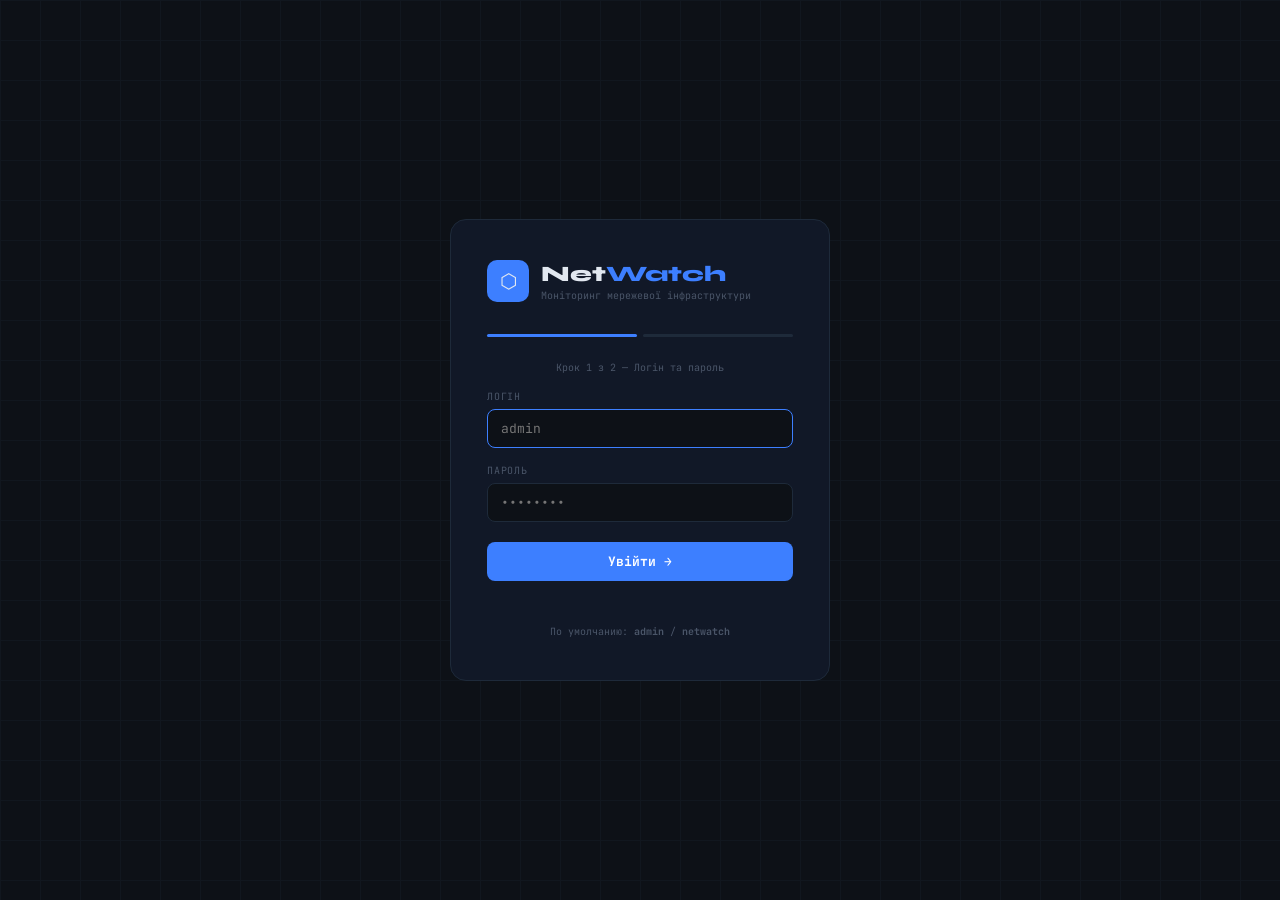
<file: templates/login.html>
<!DOCTYPE html>
<html lang="ru">
<head>
<meta charset="UTF-8">
<meta name="viewport" content="width=device-width,initial-scale=1.0">
<title>NetWatch — Вхід</title>
<link href="https://fonts.googleapis.com/css2?family=JetBrains+Mono:wght@400;600;700&family=Syne:wght@400;700;800&display=swap" rel="stylesheet">
<style>
  :root{--bg:#0d1117;--sf:#111827;--bd:#1e2a3a;--text:#e2e8f0;--muted:#4a5568;
        --acc:#3d7fff;--red:#ff3d57;--green:#00e676;--yel:#ffb300;}
  *{margin:0;padding:0;box-sizing:border-box;}
  body{background:var(--bg);color:var(--text);font-family:'JetBrains Mono',monospace;
       min-height:100vh;display:flex;align-items:center;justify-content:center;}
  body::before{content:'';position:fixed;inset:0;pointer-events:none;
    background-image:linear-gradient(var(--bd) 1px,transparent 1px),
                     linear-gradient(90deg,var(--bd) 1px,transparent 1px);
    background-size:40px 40px;opacity:.27;}
  .card{position:relative;z-index:1;background:var(--sf);border:1px solid var(--bd);
        border-radius:16px;padding:40px 36px;width:100%;max-width:380px;
        transition:all .3s;}
  .logo{display:flex;align-items:center;gap:12px;margin-bottom:32px;}
  .logo-icon{width:42px;height:42px;background:var(--acc);border-radius:10px;
             display:flex;align-items:center;justify-content:center;font-size:20px;}
  h1{font-family:'Syne',sans-serif;font-size:22px;font-weight:800;}
  h1 span{color:var(--acc);}
  .sub{font-size:10px;color:var(--muted);margin-top:2px;}

  /* Step indicator */
  .steps{display:flex;gap:6px;margin-bottom:24px;}
  .step{flex:1;height:3px;border-radius:2px;background:var(--bd);transition:background .3s;}
  .step.active{background:var(--acc);}
  .step.done{background:var(--green);}
  .step-label{font-size:10px;color:var(--muted);text-align:center;margin-bottom:16px;}

  .fg{display:flex;flex-direction:column;gap:6px;margin-bottom:16px;}
  label{font-size:10px;color:var(--muted);text-transform:uppercase;letter-spacing:.8px;}
  input{background:var(--bg);border:1px solid var(--bd);color:var(--text);
        padding:10px 13px;border-radius:8px;font-family:inherit;font-size:13px;
        outline:none;transition:border-color .18s;width:100%;}
  input:focus{border-color:var(--acc);}
  input.totp-inp{font-size:22px;letter-spacing:6px;text-align:center;
                 font-weight:700;padding:12px;}

  .btn{width:100%;padding:11px;border-radius:8px;border:none;cursor:pointer;
       font-family:inherit;font-size:13px;font-weight:700;background:var(--acc);
       color:#fff;transition:all .18s;margin-top:4px;}
  .btn:hover{background:#5590ff;transform:translateY(-1px);}
  .btn:disabled{opacity:.5;cursor:not-allowed;transform:none;}
  .btn-ghost{background:none;border:1px solid var(--bd);color:var(--muted);
             font-size:11px;padding:8px;margin-top:8px;}
  .btn-ghost:hover{border-color:var(--acc);color:var(--acc);transform:none;}

  .err{color:var(--red);font-size:11px;margin-top:10px;min-height:16px;text-align:center;}
  .hint{font-size:10px;color:var(--muted);text-align:center;margin-top:16px;line-height:1.7;}

  /* 2FA panel */
  #step2{display:none;}
  .totp-icon{text-align:center;font-size:36px;margin-bottom:12px;}
  .totp-desc{font-size:11px;color:var(--muted);text-align:center;
             line-height:1.6;margin-bottom:16px;}
  .totp-timer{display:flex;align-items:center;gap:6px;justify-content:center;
              margin-top:8px;font-size:10px;color:var(--muted);}
  .timer-bar{flex:1;height:3px;background:var(--bd);border-radius:2px;max-width:80px;}
  .timer-fill{height:100%;background:var(--yel);border-radius:2px;
              transition:width 1s linear;}
</style>
</head>
<body>
<div class="card">
  <div class="logo">
    <div class="logo-icon">⬡</div>
    <div>
      <h1>Net<span>Watch</span></h1>
      <div class="sub" id="cardSub">Моніторинг мережевої інфраструктури</div>
    </div>
  </div>

  <!-- Step indicator -->
  <div class="steps">
    <div class="step active" id="stepBar1"></div>
    <div class="step" id="stepBar2"></div>
  </div>
  <div class="step-label" id="stepLabel">Крок 1 з 2 — Логін та пароль</div>

  <!-- Step 1: password -->
  <div id="step1">
    <div class="fg">
      <label>Логін</label>
      <input id="username" type="text" placeholder="admin"
             autocomplete="username" autofocus>
    </div>
    <div class="fg">
      <label>Пароль</label>
      <input id="password" type="password" placeholder="••••••••"
             autocomplete="current-password"
             onkeydown="if(event.key==='Enter')doLogin()">
    </div>
    <button class="btn" id="loginBtn" onclick="doLogin()">Увійти →</button>
    <div class="err" id="errMsg1"></div>
    <div class="hint">По умолчанию: <b>admin</b> / <b>netwatch</b></div>
  </div>

  <!-- Step 2: TOTP -->
  <div id="step2">
    <div class="totp-icon">🔐</div>
    <div class="totp-desc">
      Відкрийте <b>Google Authenticator</b> або <b>Authy</b><br>
      та введіть 6-значний код для <b id="totpUser"></b>
    </div>
    <div class="fg">
      <label>Код 2FA</label>
      <input id="totpCode" type="text" inputmode="numeric" maxlength="6"
             placeholder="000000" class="totp-inp"
             autocomplete="one-time-code"
             oninput="this.value=this.value.replace(/\D/g,'')"
             onkeydown="if(event.key==='Enter')doVerify2FA()">
    </div>
    <button class="btn" id="verifyBtn" onclick="doVerify2FA()">Підтвердити ✓</button>
    <button class="btn btn-ghost" onclick="backToStep1()">← Назад</button>
    <div class="err" id="errMsg2"></div>

    <div class="totp-timer">
      <span id="timerSec">30</span>с
      <div class="timer-bar"><div class="timer-fill" id="timerFill" style="width:100%"></div></div>
      <span style="color:var(--muted)">до зміни коду</span>
    </div>
  </div>
</div>

<script>
let _username = '';
let _timerInterval = null;

function startTOTPTimer() {
  if (_timerInterval) clearInterval(_timerInterval);
  _timerInterval = setInterval(() => {
    const now  = Math.floor(Date.now() / 1000);
    const left = 30 - (now % 30);
    const pct  = (left / 30) * 100;
    const sec  = document.getElementById('timerSec');
    const fill = document.getElementById('timerFill');
    if (sec)  sec.textContent  = left;
    if (fill) fill.style.width = pct + '%';
    // Color warning when < 5s
    if (fill) fill.style.background = left <= 5 ? 'var(--red)' : 'var(--yel)';
  }, 1000);
}

function showStep2(username) {
  _username = username;
  document.getElementById('step1').style.display    = 'none';
  document.getElementById('step2').style.display    = 'block';
  document.getElementById('stepBar1').className     = 'step done';
  document.getElementById('stepBar2').className     = 'step active';
  document.getElementById('stepLabel').textContent  = 'Крок 2 з 2 — Двофакторна автентифікація';
  document.getElementById('cardSub').textContent    = 'Підтвердження особи';
  document.getElementById('totpUser').textContent   = username;
  document.getElementById('totpCode').value         = '';
  document.getElementById('errMsg2').textContent    = '';
  setTimeout(() => document.getElementById('totpCode').focus(), 100);
  startTOTPTimer();
}

function backToStep1() {
  if (_timerInterval) clearInterval(_timerInterval);
  document.getElementById('step1').style.display    = 'block';
  document.getElementById('step2').style.display    = 'none';
  document.getElementById('stepBar1').className     = 'step active';
  document.getElementById('stepBar2').className     = 'step';
  document.getElementById('stepLabel').textContent  = 'Крок 1 з 2 — Логін та пароль';
  document.getElementById('cardSub').textContent    = 'Моніторинг мережевої інфраструктури';
  document.getElementById('errMsg1').textContent    = '';
}

async function doLogin() {
  const btn = document.getElementById('loginBtn');
  const err = document.getElementById('errMsg1');
  const u   = document.getElementById('username').value.trim();
  const p   = document.getElementById('password').value;
  btn.disabled = true; btn.textContent = 'Перевірка...'; err.textContent = '';
  try {
    const r = await fetch('/login', {
      method: 'POST',
      headers: {'Content-Type': 'application/json'},
      body: JSON.stringify({username: u, password: p})
    });
    const d = await r.json();
    if (d.ok) {
      window.location.href = '/';
    } else if (d.need_2fa) {
      showStep2(u);
    } else {
      err.textContent = d.error || 'Помилка входу';
    }
  } catch(e) {
    err.textContent = "Помилка з'єднання";
  }
  btn.disabled = false; btn.textContent = 'Увійти →';
}

async function doVerify2FA() {
  const btn  = document.getElementById('verifyBtn');
  const err  = document.getElementById('errMsg2');
  const code = document.getElementById('totpCode').value.trim();
  if (code.length !== 6) { err.textContent = 'Код має складатися з 6 цифр'; return; }
  btn.disabled = true; btn.textContent = 'Перевірка...'; err.textContent = '';
  try {
    const r = await fetch('/login', {
      method: 'POST',
      headers: {'Content-Type': 'application/json'},
      body: JSON.stringify({username: _username, password: '', totp_code: code})
    });
    const d = await r.json();
    if (d.ok) {
      if (_timerInterval) clearInterval(_timerInterval);
      window.location.href = '/';
    } else {
      err.textContent = d.error || 'Невірний код';
      document.getElementById('totpCode').value = '';
      document.getElementById('totpCode').focus();
    }
  } catch(e) {
    err.textContent = "Помилка з'єднання";
  }
  btn.disabled = false; btn.textContent = 'Підтвердити ✓';
}
</script>
</body>
</html>
</file>
